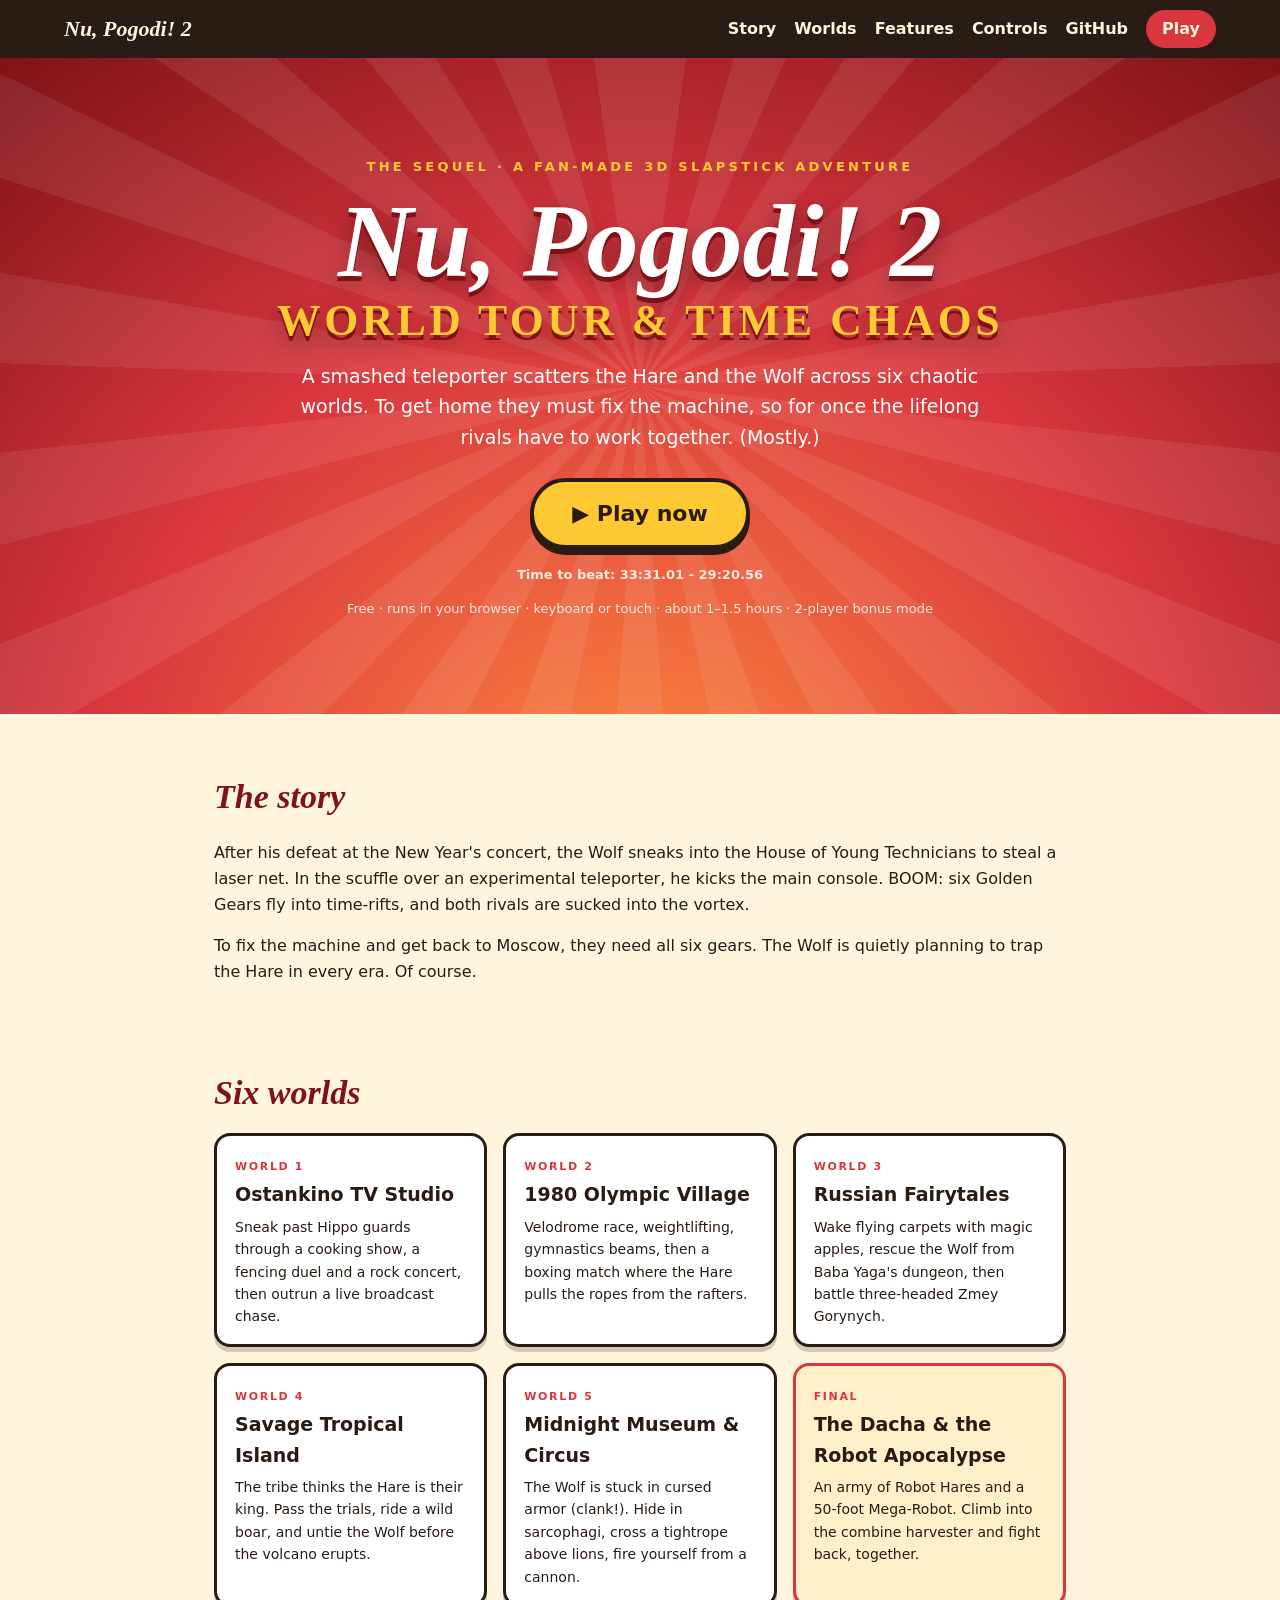
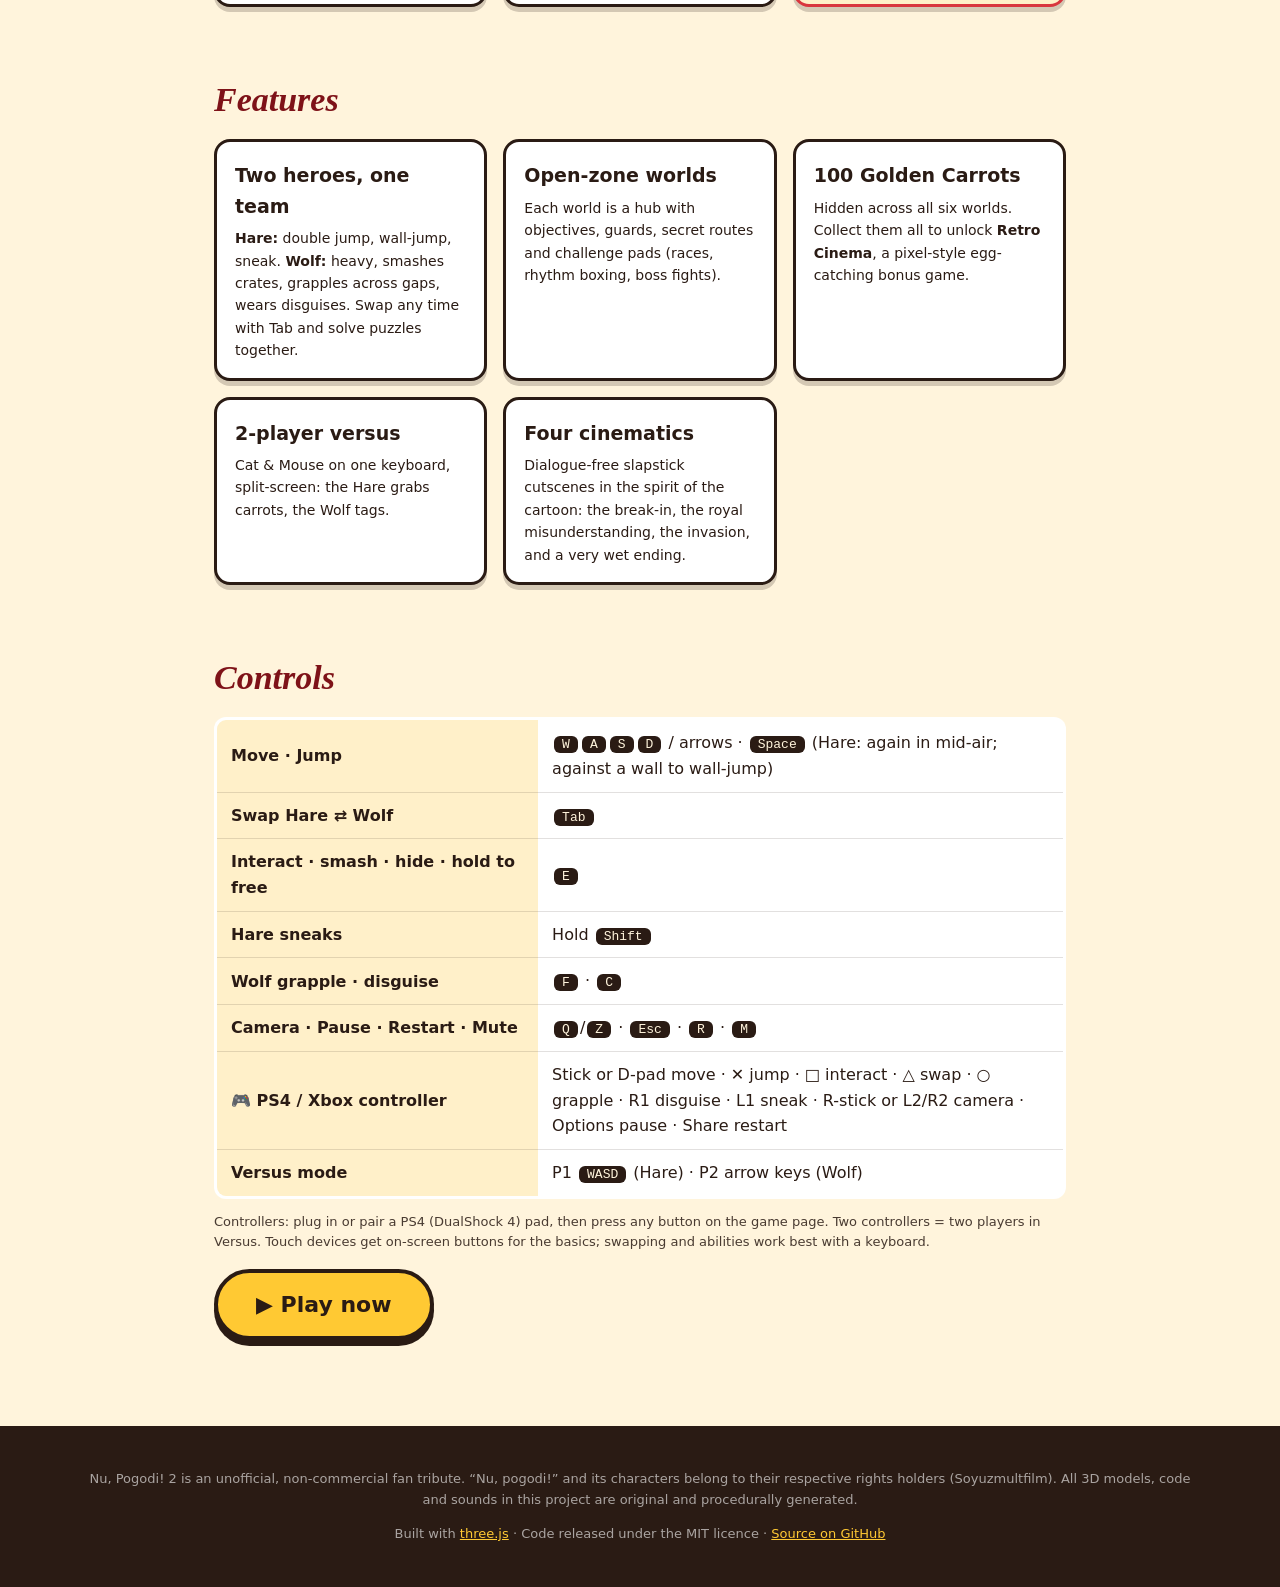
<file: index.html>
﻿<!doctype html>
<html lang="en">
<head>
  <meta charset="utf-8">
  <meta name="viewport" content="width=device-width, initial-scale=1">
  <title>Nu, Pogodi! 2: World Tour &amp; Time Chaos – a free 3D browser game</title>
  <meta name="description" content="Nu, Pogodi! 2: World Tour &amp; Time Chaos. A free fan-made 3D slapstick adventure: switch between the Hare and the Wolf across six worlds, collect Golden Gears and 100 Golden Carrots. Plays in your browser.">
  <meta property="og:title" content="Nu, Pogodi! 2: World Tour &amp; Time Chaos">
  <meta property="og:description" content="Free fan-made 3D slapstick adventure: two rivals, six worlds, one broken time machine.">
  <meta property="og:type" content="website">
  <link rel="icon" href="favicon.svg" type="image/svg+xml">
  <link rel="stylesheet" href="css/site.css">
</head>
<body>
  <header class="top">
    <a class="brand" href="#top">Nu, Pogodi! 2</a>
    <nav>
      <a href="#story">Story</a><a href="#worlds">Worlds</a><a href="#features">Features</a><a href="#controls">Controls</a>
      <a id="gh-link" href="https://github.com/" rel="noopener">GitHub</a>
      <a class="cta-s" href="play.html">Play</a>
    </nav>
  </header>

  <main id="top">
    <section class="hero">
      <div class="burst" aria-hidden="true"></div>
      <p class="kicker">The sequel · a fan-made 3D slapstick adventure</p>
      <h1>Nu, Pogodi! 2<small>World Tour &amp; Time Chaos</small></h1>
      <p class="lead">A smashed teleporter scatters the Hare and the Wolf across six chaotic worlds. To get home they must fix the machine, so for once the lifelong rivals have to work together. (Mostly.)</p>
      <p><a class="cta" href="play.html">▶ Play now</a></p>
      <p class="fine"><b>Time to beat: 33:31.01 - 29:20.56</b></p>
      <p class="fine">Free · runs in your browser · keyboard or touch · about 1–1.5 hours · 2-player bonus mode</p>
    </section>

    <section id="story" class="wrap">
      <h2>The story</h2>
      <p>After his defeat at the New Year's concert, the Wolf sneaks into the House of Young Technicians to steal a laser net. In the scuffle over an experimental teleporter, he kicks the main console. BOOM: six Golden Gears fly into time-rifts, and both rivals are sucked into the vortex.</p>
      <p>To fix the machine and get back to Moscow, they need all six gears. The Wolf is quietly planning to trap the Hare in every era. Of course.</p>
    </section>

    <section id="worlds" class="wrap">
      <h2>Six worlds</h2>
      <div class="grid">
        <article><span>World 1</span><h3>Ostankino TV Studio</h3><p>Sneak past Hippo guards through a cooking show, a fencing duel and a rock concert, then outrun a live broadcast chase.</p></article>
        <article><span>World 2</span><h3>1980 Olympic Village</h3><p>Velodrome race, weightlifting, gymnastics beams, then a boxing match where the Hare pulls the ropes from the rafters.</p></article>
        <article><span>World 3</span><h3>Russian Fairytales</h3><p>Wake flying carpets with magic apples, rescue the Wolf from Baba Yaga's dungeon, then battle three-headed Zmey Gorynych.</p></article>
        <article><span>World 4</span><h3>Savage Tropical Island</h3><p>The tribe thinks the Hare is their king. Pass the trials, ride a wild boar, and untie the Wolf before the volcano erupts.</p></article>
        <article><span>World 5</span><h3>Midnight Museum &amp; Circus</h3><p>The Wolf is stuck in cursed armor (clank!). Hide in sarcophagi, cross a tightrope above lions, fire yourself from a cannon.</p></article>
        <article class="boss"><span>Final</span><h3>The Dacha &amp; the Robot Apocalypse</h3><p>An army of Robot Hares and a 50-foot Mega-Robot. Climb into the combine harvester and fight back, together.</p></article>
      </div>
    </section>

    <section id="features" class="wrap">
      <h2>Features</h2>
      <div class="grid">
        <article><h3>Two heroes, one team</h3><p><b>Hare:</b> double jump, wall-jump, sneak. <b>Wolf:</b> heavy, smashes crates, grapples across gaps, wears disguises. Swap any time with Tab and solve puzzles together.</p></article>
        <article><h3>Open-zone worlds</h3><p>Each world is a hub with objectives, guards, secret routes and challenge pads (races, rhythm boxing, boss fights).</p></article>
        <article><h3>100 Golden Carrots</h3><p>Hidden across all six worlds. Collect them all to unlock <b>Retro Cinema</b>, a pixel-style egg-catching bonus game.</p></article>
        <article><h3>2-player versus</h3><p>Cat &amp; Mouse on one keyboard, split-screen: the Hare grabs carrots, the Wolf tags.</p></article>
        <article><h3>Four cinematics</h3><p>Dialogue-free slapstick cutscenes in the spirit of the cartoon: the break-in, the royal misunderstanding, the invasion, and a very wet ending.</p></article>
      </div>
    </section>

    <section id="controls" class="wrap">
      <h2>Controls</h2>
      <table>
        <tr><th>Move · Jump</th><td><kbd>W</kbd><kbd>A</kbd><kbd>S</kbd><kbd>D</kbd> / arrows · <kbd>Space</kbd> (Hare: again in mid-air; against a wall to wall-jump)</td></tr>
        <tr><th>Swap Hare ⇄ Wolf</th><td><kbd>Tab</kbd></td></tr>
        <tr><th>Interact · smash · hide · hold to free</th><td><kbd>E</kbd></td></tr>
        <tr><th>Hare sneaks</th><td>Hold <kbd>Shift</kbd></td></tr>
        <tr><th>Wolf grapple · disguise</th><td><kbd>F</kbd> · <kbd>C</kbd></td></tr>
        <tr><th>Camera · Pause · Restart · Mute</th><td><kbd>Q</kbd>/<kbd>Z</kbd> · <kbd>Esc</kbd> · <kbd>R</kbd> · <kbd>M</kbd></td></tr>
        <tr><th>🎮 PS4 / Xbox controller</th><td>Stick or D-pad move · ✕ jump · □ interact · △ swap · ○ grapple · R1 disguise · L1 sneak · R-stick or L2/R2 camera · Options pause · Share restart</td></tr>
        <tr><th>Versus mode</th><td>P1 <kbd>WASD</kbd> (Hare) · P2 arrow keys (Wolf)</td></tr>
      </table>
      <p class="fine">Controllers: plug in or pair a PS4 (DualShock 4) pad, then press any button on the game page. Two controllers = two players in Versus. Touch devices get on-screen buttons for the basics; swapping and abilities work best with a keyboard.</p>
      <p><a class="cta" href="play.html">▶ Play now</a></p>
    </section>
  </main>

  <footer>
    <p>Nu, Pogodi! 2 is an unofficial, non-commercial fan tribute. “Nu, pogodi!” and its characters belong to their respective rights holders (Soyuzmultfilm). All 3D models, code and sounds in this project are original and procedurally generated.</p>
    <p>Built with <a href="https://threejs.org" rel="noopener">three.js</a> · Code released under the MIT licence · <a id="gh-link2" href="https://github.com/" rel="noopener">Source on GitHub</a></p>
  </footer>

  <script>
    (function () {
      var h = location.hostname, m = h.match(/^([^.]+)\.github\.io$/);
      if (!m) return;
      var repo = location.pathname.split('/').filter(Boolean)[0];
      var url = 'https://github.com/' + m[1] + (repo ? '/' + repo : '');
      ['gh-link', 'gh-link2'].forEach(function (id) { var a = document.getElementById(id); if (a) a.href = url; });
    })();
  </script>
</body>
</html>
</file>
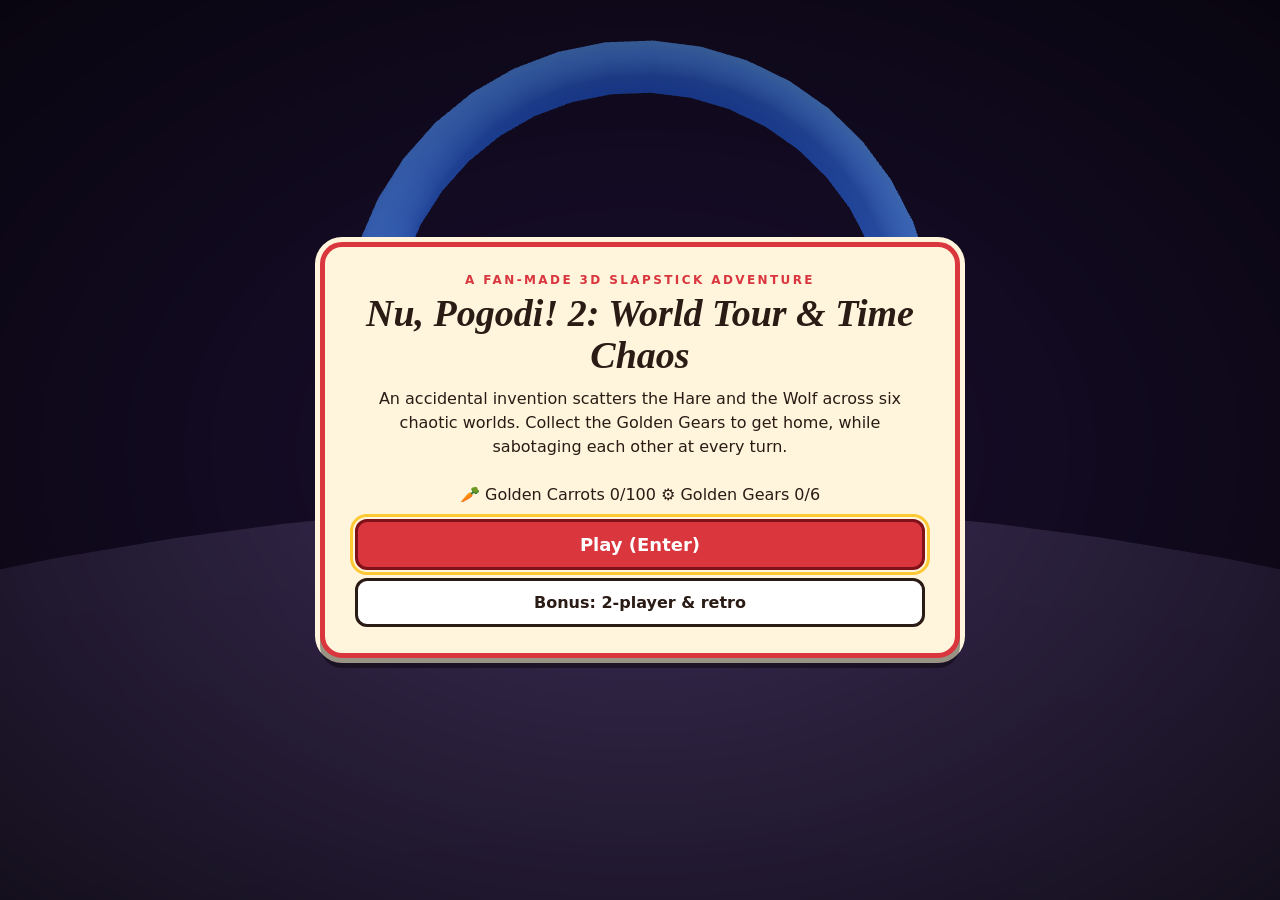
<file: play.html>
<!doctype html>
<html lang="en">
<head>
  <meta charset="utf-8">
  <meta name="viewport" content="width=device-width, initial-scale=1, maximum-scale=1, user-scalable=no">
  <title>Play – Nu, Pogodi! 2: World Tour &amp; Time Chaos</title>
  <meta name="description" content="Play Nu, Pogodi! 2: World Tour &amp; Time Chaos – a free fan-made 3D slapstick chase game in your browser.">
  <link rel="icon" href="favicon.svg" type="image/svg+xml">
  <link rel="stylesheet" href="css/game.css">
  <script type="importmap">
    { "imports": { "three": "./vendor/three.module.js" } }
  </script>
</head>
<body>
  <canvas id="c"></canvas>

  <div id="hud" class="hidden">
    <div id="hud-top">
      <a class="home" href="index.html" title="Back to website">⌂</a>
      <div id="hud-title"></div>
      <div id="hud-info"></div>
    </div>
    <div id="bars">
      <div id="bar-a" class="bar hidden"><span></span><div><i></i></div></div>
      <div id="bar-b" class="bar hidden"><span></span><div><i></i></div></div>
    </div>
    <div id="hint"></div>
    <div id="objectives" class="hidden"></div>
    <div id="caption" class="hidden"></div>
    <div id="toast"></div>
    <div id="keys-help">Esc: pause • R: restart • M: mute</div>
  </div>

  <div id="touch">
    <div class="pad left">
      <button data-key="KeyW">▲</button>
      <button data-key="KeyA">◀</button>
      <button data-key="KeyS">▼</button>
      <button data-key="KeyD">▶</button>
    </div>
    <div class="pad right">
      <button data-key="KeyE">E</button>
      <button data-key="Space" class="big">JUMP</button>
    </div>
  </div>

  <div id="card-wrap" class="hidden"><div id="card"></div></div>
  <div id="fatal" class="hidden"><div><h2>The game could not start</h2><p id="fatal-msg"></p></div></div>
  <script>
    (function () {
      var box = document.getElementById('fatal'), msg = document.getElementById('fatal-msg');
      function show(t) { msg.innerHTML = t; box.classList.remove('hidden'); }
      if (location.protocol === 'file:') {
        show('Browsers block game scripts when a page is opened straight from a folder.<br><br><b>Fix:</b> double-click <code>PLAY.bat</code> in the game folder (it starts a tiny local server and opens the game), or play online on the website.');
        return;
      }
      addEventListener('error', function (e) { show('Something went wrong: ' + (e.message || 'script error') + '<br>Try a modern browser (Chrome, Edge, Firefox) with WebGL enabled.'); });
      setTimeout(function () { if (!window.__game) show('The game is taking too long to load. Check your connection and reload the page.'); }, 8000);
    })();
  </script>
  <noscript><p style="color:#fff;padding:2rem">This game needs JavaScript and WebGL.</p></noscript>

  <script type="module" src="js/main.js"></script>
</body>
</html>
</file>
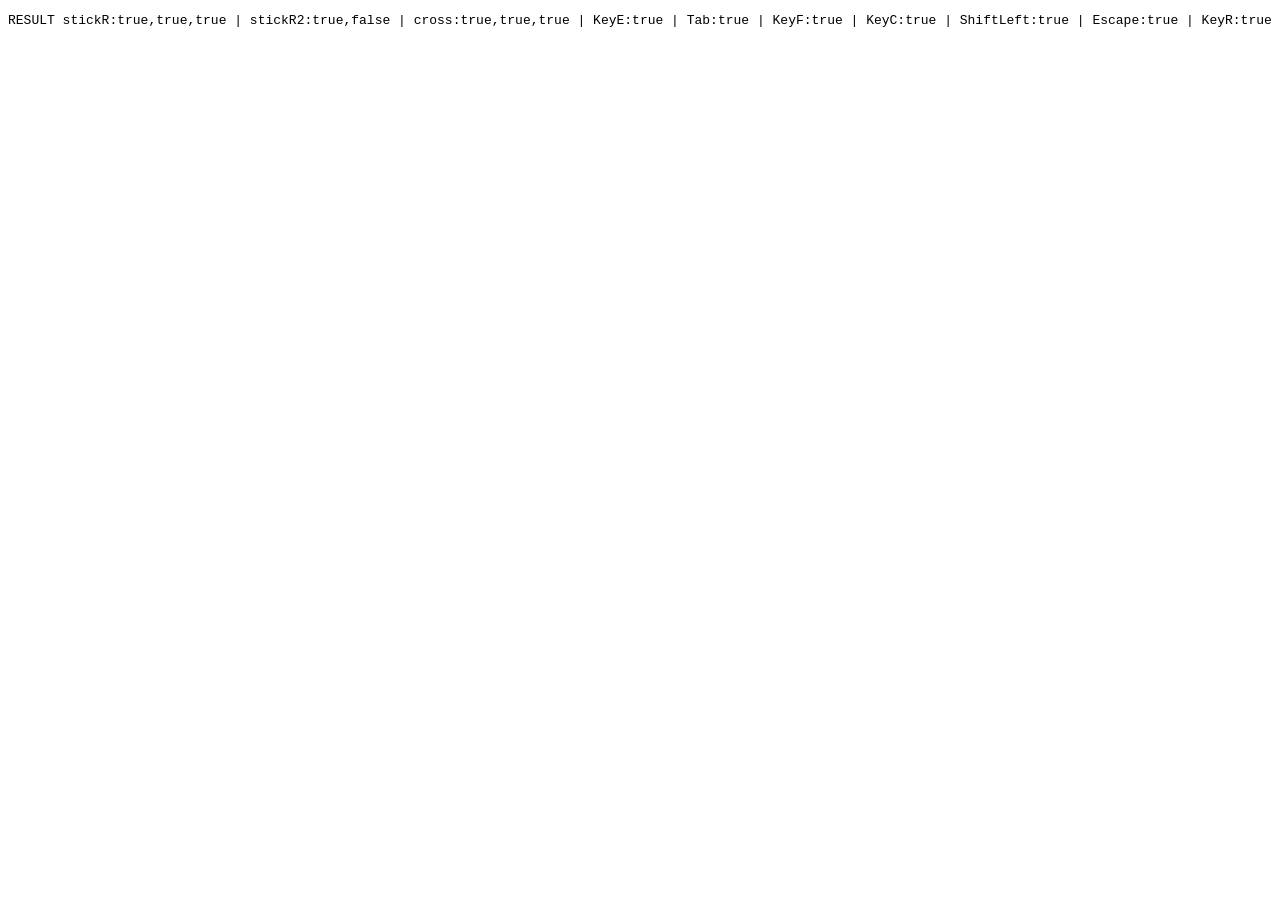
<file: tests/pad.html>
<!doctype html><meta charset="utf-8"><title>pad</title>
<script type="importmap">{ "imports": { "three": "../vendor/three.module.js" } }</script>
<pre id="out">running</pre>
<script type="module">
import { isDown, wasHit, endFrame, pollGamepad, setPadProfile, input } from '../js/common.js';
setPadProfile({ square: 'KeyE', camRight: 'KeyZ' });
const mk = () => ({ connected: true, axes: [0, 0, 0, 0], buttons: Array.from({ length: 18 }, () => ({ pressed: false, value: 0 })) });
const pads = [mk(), mk()]; navigator.getGamepads = () => pads;
const out = [];
const frame = (f) => { f(); pollGamepad(); };
const press = (p, i, v = true) => { p.buttons[i] = { pressed: v, value: v ? 1 : 0 }; };
// 1: left stick right -> D / ArrowRight held
pads[0].axes[0] = 0.9; frame(() => {}); out.push('stickR:' + [isDown('KeyD'), isDown('ArrowRight'), wasHit('KeyD')].join(',')); endFrame();
frame(() => {}); out.push('stickR2:' + [isDown('KeyD'), wasHit('KeyD')].join(',')); endFrame(); pads[0].axes[0] = 0;
// 2: cross
press(pads[0], 0); frame(() => {}); out.push('cross:' + [wasHit('Space'), wasHit('Enter'), wasHit('PadA')].join(',')); endFrame(); press(pads[0], 0, false); pollGamepad(); endFrame();
// 3: square, triangle, circle, R1, L1, options
for (const [i, k] of [[2, 'KeyE'], [3, 'Tab'], [1, 'KeyF'], [5, 'KeyC'], [4, 'ShiftLeft'], [9, 'Escape'], [8, 'KeyR'], [7, 'KeyZ'], [6, 'KeyQ']]) { press(pads[0], i); pollGamepad(); out.push(k + ':' + wasHit(k)); endFrame(); press(pads[0], i, false); pollGamepad(); endFrame(); }
// 4: split pads (versus): pad0 -> WASD only, pad1 -> arrows only
input.splitPads = true; pads[0].axes[0] = 0.9; pads[1].axes[0] = -0.9; pollGamepad();
out.push('split:' + [isDown('KeyD'), isDown('ArrowRight'), isDown('KeyA'), isDown('ArrowLeft')].join(','));
document.getElementById('out').textContent = 'RESULT ' + out.join(' | ');
</script>
</file>
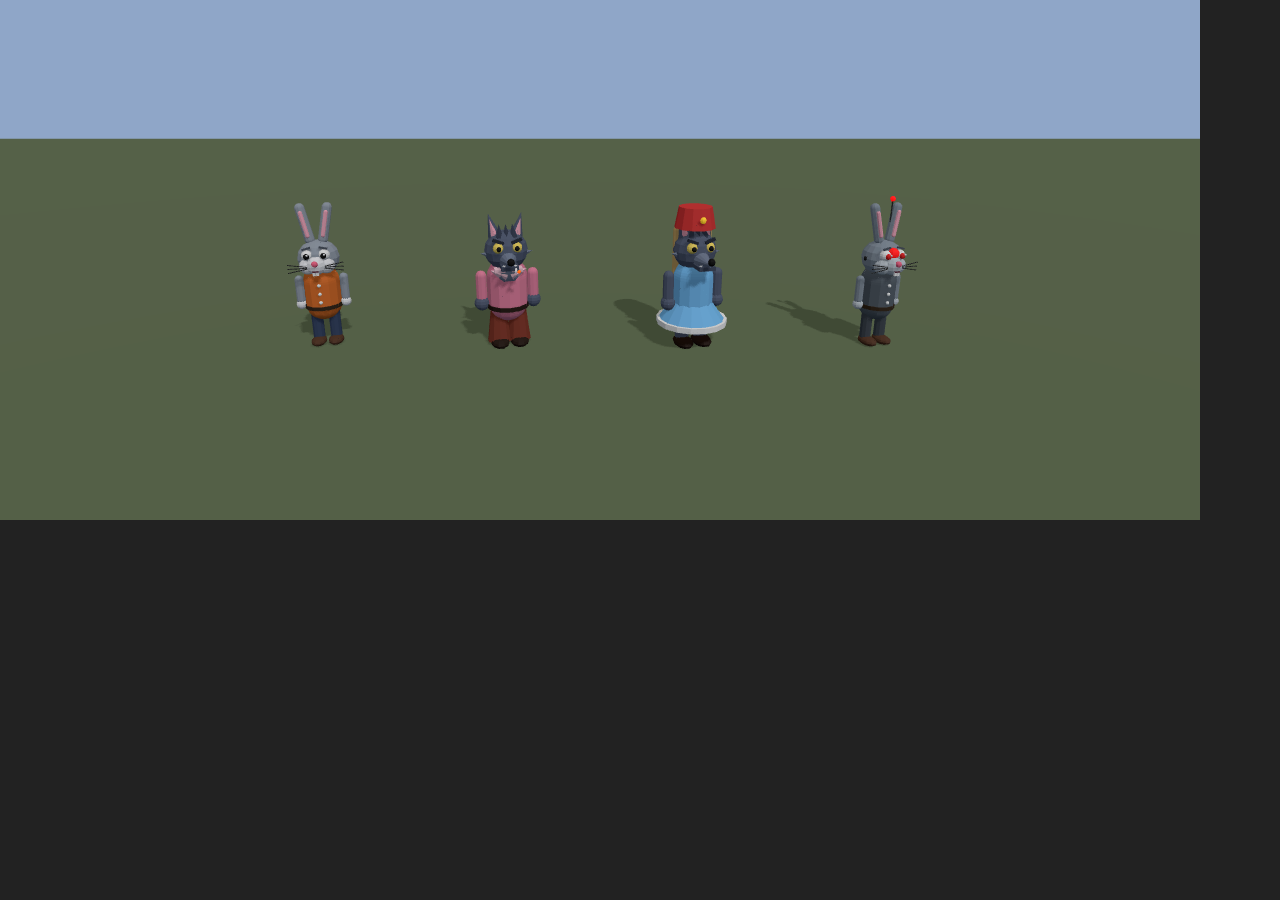
<file: tests/showcase.html>
<!doctype html><meta charset="utf-8"><title>showcase</title>
<style>body{margin:0;background:#222}canvas{display:block}</style>
<script type="importmap">{ "imports": { "three": "../vendor/three.module.js" } }</script>
<script type="module">
import { THREE, makeHare, makeWolf, makeRobotHare } from '../js/common.js';
import * as P from '../js/props.js';
const g = new URLSearchParams(location.search).get('g') || 'A';
const r = new THREE.WebGLRenderer({ antialias: true }); r.setSize(1200, 520); r.shadowMap.enabled = true; document.body.append(r.domElement);
const scene = new THREE.Scene(); scene.background = new THREE.Color(0x8fa6c8);
scene.add(new THREE.HemisphereLight(0xffffff, 0x778899, 1.1));
const sun = new THREE.DirectionalLight(0xffffff, 1.0); sun.position.set(6, 14, 12); sun.castShadow = true;
sun.shadow.camera.left = -30; sun.shadow.camera.right = 30; sun.shadow.camera.top = 20; sun.shadow.camera.bottom = -20; sun.shadow.mapSize.set(2048, 2048); scene.add(sun);
const floor = new THREE.Mesh(new THREE.BoxGeometry(200, 1, 100), new THREE.MeshStandardMaterial({ color: 0x6b7a5a })); floor.position.y = -0.5; floor.receiveShadow = true; scene.add(floor);
const duo = () => { const q = new THREE.Group(); const a = P.makeCarrot(); a.scale.setScalar(2.2); a.position.x = -1.2; const b = P.makeGear(); b.position.set(1.4, 1.2, 0); q.add(a, b); return q; };
const G = {
  A: { sp: 3.4, dist: 11, h: 1.6, rot: 0.25, f: [() => makeHare(), () => makeWolf(), () => makeWolf({ dress: true }), () => makeRobotHare()] },
  B: { sp: 5.2, dist: 17, h: 2.4, rot: 0.3, f: [() => P.makeHippo(), () => P.makeWitch(), () => P.makeBear(), () => P.makeBoar()] },
  C: { sp: 4.6, dist: 15, h: 1.5, rot: 0.5, f: [() => P.makeLion(), () => P.makeKnight(), () => P.makeCannon(), duo] },
  D: { sp: 5.5, dist: 17, h: 1.2, rot: 0.6, f: [() => P.makeBike(), () => P.makeMotorcycle(), () => P.makeCar(), () => P.makeSteamroller()] },
  E: { sp: 8.5, dist: 20, h: 1.8, rot: 0.6, f: [() => P.makeTrain(), () => P.makeHarvester()] },
  F: { sp: 6, dist: 20, h: 4, rot: 0.3, f: [() => P.makePine(1.2, false), () => P.makePine(1.2, true), () => P.makePalm(), () => P.makeMushroom(), () => P.makeLampPost(6)] },
  H: { sp: 14, dist: 30, h: 7, rot: 0.4, f: [() => P.makeBuilding(8, 14, 8, 0xc9b79c), () => P.makeBuilding(10, 8, 7, 0xb0b8c2)] },
}[g];
G.f.forEach((f, i) => { const m = f(); m.position.set((i - (G.f.length - 1) / 2) * G.sp, 0, 0); m.rotation.y = G.rot; scene.add(m); });
const cam = new THREE.PerspectiveCamera(45, 1200 / 520, 0.1, 400);
cam.position.set(0, G.h + 3, G.dist); cam.lookAt(0, G.h, 0);
r.render(scene, cam);
</script>
</file>
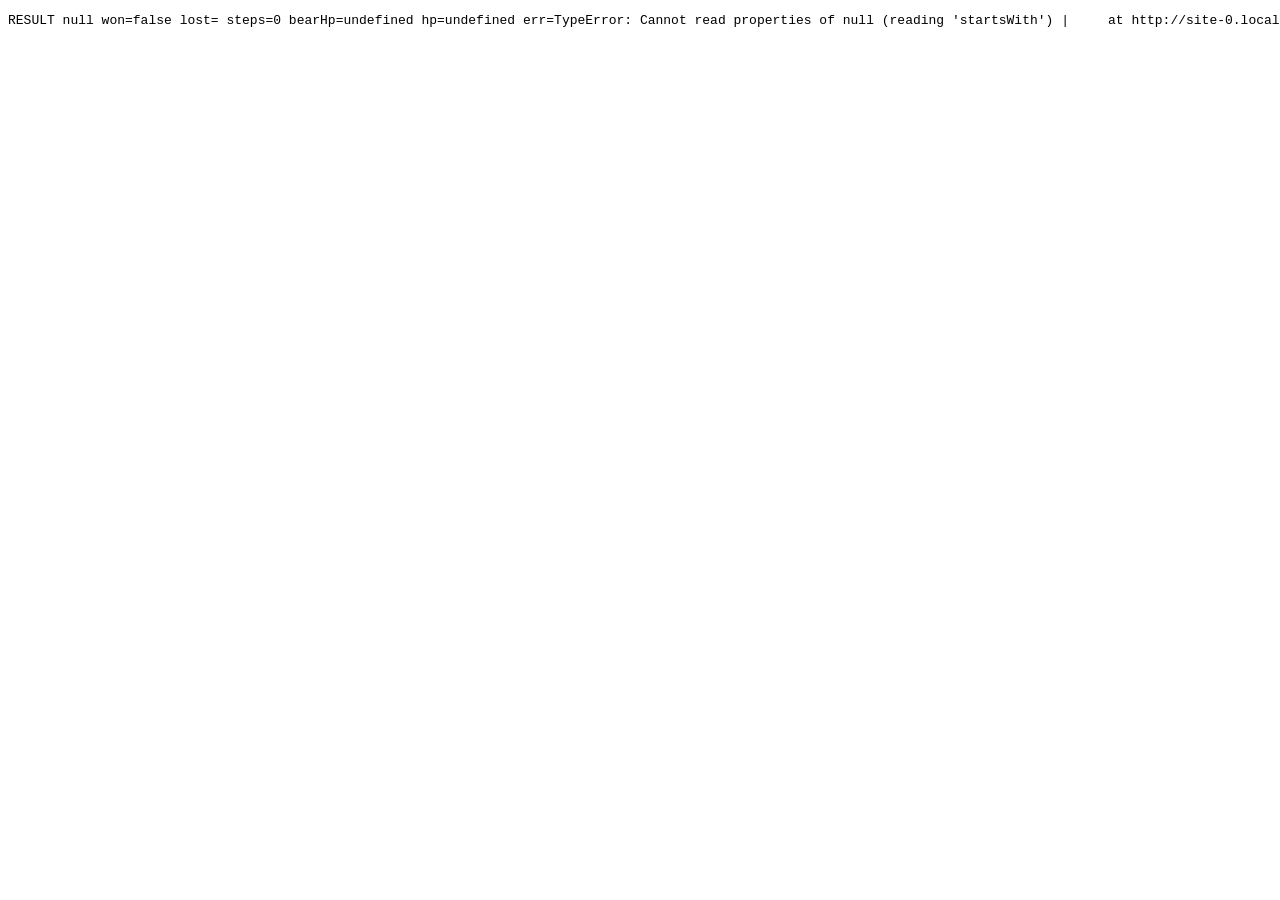
<file: tests/sim.html>
<!doctype html><meta charset="utf-8"><title>sim</title>
<script type="importmap">{ "imports": { "three": "../vendor/three.module.js" } }</script>
<div style="display:none"><span id="hud-title"></span><span id="hud-info"></span><div id="hint"></div><div id="toast"></div><div id="objectives"></div><div id="caption"></div>
<div id="bar-a"><span></span><div><i></i></div></div><div id="bar-b"><span></span><div><i></i></div></div></div>
<div id="hud"></div><pre id="out">running</pre>
<script type="module">
import { THREE, input, endFrame } from '../js/common.js';
import * as W from '../js/worlds.js';
import { Runner } from '../js/runner.js';
import { Duel } from '../js/duel.js';
import { RopeBoss, WeightLift, RetroEggs, Versus } from '../js/minis.js';
import { Cutscene, CUTSCENES } from '../js/cutscene.js';

const q = new URLSearchParams(location.search); const t = q.get('t');
let won = false, lost = '', err = '', steps = 0;
const cam = new THREE.PerspectiveCamera();
const ctx = { camera: cam, win() { won = true; }, lose(m) { lost = m; } };
const keys = ['KeyW', 'KeyA', 'KeyS', 'KeyD'];
let lv;
try {
  if (t === 'studio') lv = new Runner(ctx, W.studioChase());
  if (t === 'velo') lv = new Runner(ctx, W.velodrome());
  if (t === 'boar') lv = new Runner(ctx, W.boarRide());
  if (t === 'zmey') lv = new Duel(ctx, W.ZMEY);
  if (t === 'mega') lv = new Duel(ctx, W.MEGA);
  if (t === 'rope') lv = new RopeBoss(ctx);
  if (t === 'lift') lv = new WeightLift(ctx);
  if (t === 'retro') lv = new RetroEggs(ctx);
  if (t === 'versus') lv = new Versus(ctx);
  if (t.startsWith('cut')) lv = new Cutscene(ctx, CUTSCENES[t.slice(4)]);
  if (lv.cfg && lv.cfg.length) { lv.cfg.hitPenalty = 0; lv.cfg.gapMax = 99; lv.gap = 50; }
  const max = t.startsWith('cut') ? 60 * 60 : 60 * 150;
  for (; steps < max && !won && !lost; steps++) {
    input.down = {};
    if (lv.cfg && lv.cfg.length) { lv.gap = Math.max(lv.gap, 8); if (steps % 50 === 0) input.hit.Space = true; if (steps % 90 === 0) input.hit.KeyA = true; if (steps % 130 === 0) input.hit.KeyD = true; }
    else if ((t === 'zmey' || t === 'mega') && q.has('smart')) {
      lv.lives = 999; const pk = lv.pickups[0]; const tx = pk ? pk.position.x : 0, tz = pk ? pk.position.z : 8;
      if (Math.abs(tx - lv.pos.x) > 0.5) input.down[tx > lv.pos.x ? 'KeyD' : 'KeyA'] = true; if (Math.abs(tz - lv.pos.z) > 0.5) input.down[tz > lv.pos.z ? 'KeyS' : 'KeyW'] = true;
      if (steps % 15 === 0) input.hit.Space = true; if (steps % 30 === 0) input.hit.KeyE = true; if (steps % 500 === 0) input.hit.Tab = true;
    }
    else if (t === 'zmey' || t === 'mega') { input.down[keys[Math.floor(steps / 40) % 4]] = true; if (steps % 20 === 0) input.hit.Space = true; if (steps % 70 === 0) input.hit.KeyE = true; if (steps % 300 === 0) input.hit.Tab = true; }
    else if (t === 'rope') { for (const n of lv.notes) if (!n.done && n.m && Math.abs(lv.clock - n.t) < 0.05) { const k = ['KeyA', 'KeyS', 'KeyD'][n.lane]; input.hit[k] = true; } }
    else if (t === 'lift') { if (steps % 4 === 0) input.hit[(steps / 4) % 2 ? 'KeyA' : 'KeyD'] = true; }
    else if (t === 'retro') { for (const e of lv.eggs) if (e.s >= 3) { lv.pos = e.ch; } }
    else if (t === 'versus') { input.down[keys[Math.floor(steps / 30) % 4]] = true; input.down.ArrowLeft = steps % 200 < 100; }
    lv.update(1 / 60); endFrame();
    if (lv.render && steps === 5) { /* skip render */ }
  }
} catch (e) { err = e.stack.split('\n').slice(0, 3).join(' | '); }
document.getElementById('out').textContent = `RESULT ${t} won=${won} lost=${lost} steps=${steps} bearHp=${lv && lv.bearHp} hp=${lv && lv.hp} err=${err}`;
</script>
</file>
<file: css/site.css>
:root { --red:#d9363e; --dark:#7e1218; --cream:#fff4dc; --ink:#2a1b14; --gold:#ffc933; --sky:#ffd9a8; }
* { box-sizing: border-box; }
html { scroll-behavior: smooth; }
body { margin: 0; background: var(--cream); color: var(--ink); font-family: "Trebuchet MS", "Segoe UI", system-ui, sans-serif; line-height: 1.6; }
a { color: var(--red); }
.top { position: sticky; top: 0; z-index: 5; display: flex; align-items: center; justify-content: space-between; gap: 12px; padding: 10px 5vw; background: var(--ink); color: var(--cream); }
.top a { color: var(--cream); text-decoration: none; font-weight: 700; }
.brand { font-family: Georgia, serif; font-style: italic; font-size: 22px; }
.top nav { display: flex; gap: 18px; align-items: center; flex-wrap: wrap; }
.top nav a:hover { color: var(--gold); }
.cta-s { background: var(--red); padding: 6px 16px; border-radius: 999px; }

.hero { position: relative; overflow: hidden; text-align: center; padding: 11vh 6vw 9vh; color: #fff; background: radial-gradient(circle at 50% 120%, #ff8a3d, var(--red) 55%, var(--dark)); }
.burst { position: absolute; inset: -50%; background: repeating-conic-gradient(#ffffff14 0 8deg, #0000 8deg 16deg); animation: spin 90s linear infinite; }
@keyframes spin { to { transform: rotate(360deg); } }
.hero > *:not(.burst) { position: relative; }
.kicker { text-transform: uppercase; letter-spacing: .25em; font-size: 13px; font-weight: 800; color: var(--gold); margin: 0; }
h1 { font-family: Georgia, "Times New Roman", serif; font-style: italic; font-size: clamp(44px, 10vw, 104px); line-height: 1; margin: 12px 0 18px; text-shadow: 0 5px 0 var(--dark), 0 10px 24px #0006; }
h1 small { display: block; font-size: .42em; letter-spacing: .08em; color: var(--gold); margin-top: 6px; font-style: normal; font-weight: 900; text-transform: uppercase; }
.lead { max-width: 680px; margin: 0 auto 26px; font-size: 19px; }
.cta { display: inline-block; background: var(--gold); color: var(--ink); text-decoration: none; font-weight: 900; font-size: 22px; padding: 14px 38px; border-radius: 999px; border: 4px solid var(--ink); box-shadow: 0 6px 0 var(--ink); transition: transform .1s, box-shadow .1s; }
.cta:hover { transform: translateY(3px); box-shadow: 0 3px 0 var(--ink); }
.fine { font-size: 13px; opacity: .85; }

.wrap { max-width: 980px; margin: 0 auto; padding: 56px 5vw 10px; }
h2 { font-family: Georgia, serif; font-style: italic; font-size: 34px; margin: 0 0 12px; color: var(--dark); }
.grid { display: grid; grid-template-columns: repeat(auto-fill, minmax(250px, 1fr)); gap: 16px; }
article { background: #fff; border: 3px solid var(--ink); border-radius: 16px; padding: 16px 18px; box-shadow: 0 5px 0 #2a1b1433; }
article span { font-size: 11px; font-weight: 800; letter-spacing: .15em; text-transform: uppercase; color: var(--red); }
article h3 { margin: 2px 0 6px; font-size: 19px; }
article p { margin: 0; font-size: 14px; }
article.boss { background: #fff0c9; border-color: var(--red); }
table { border-collapse: collapse; width: 100%; background: #fff; border-radius: 12px; overflow: hidden; border: 3px solid var(--ink); }
th, td { padding: 10px 14px; text-align: left; border-bottom: 1px solid #2a1b1422; }
th { width: 38%; background: #fff0c9; }
kbd { background: var(--ink); color: var(--cream); border-radius: 6px; padding: 1px 8px; margin: 0 2px; font-size: 13px; }
footer { margin-top: 60px; padding: 30px 6vw; background: var(--ink); color: #fff9; font-size: 13px; text-align: center; }
footer a { color: var(--gold); }
@media (prefers-reduced-motion: reduce) { .burst { animation: none; } html { scroll-behavior: auto; } }
</file>
<file: css/game.css>
:root { --red:#d9363e; --cream:#fff4dc; --ink:#2a1b14; --gold:#ffc933; }
* { box-sizing: border-box; }
html, body { margin: 0; height: 100%; overflow: hidden; background: #1a1018; font-family: "Trebuchet MS", "Segoe UI", system-ui, sans-serif; color: var(--cream); user-select: none; -webkit-user-select: none; touch-action: none; }
#c { position: fixed; inset: 0; width: 100%; height: 100%; display: block; }
.hidden { display: none !important; }

#hud { position: fixed; inset: 0; pointer-events: none; }
#hud-top { display: flex; gap: 14px; align-items: center; padding: 10px 14px; background: linear-gradient(#000a, transparent); }
#hud-top .home { pointer-events: auto; color: var(--cream); text-decoration: none; font-size: 22px; line-height: 1; padding: 4px 9px; border: 2px solid #fff5; border-radius: 8px; }
#hud-title { font-weight: 800; letter-spacing: .02em; text-shadow: 0 2px 0 #0008; }
#hud-info { margin-left: auto; font-size: 17px; text-shadow: 0 2px 0 #0008; }
#hud-info b { color: var(--gold); }

#bars { position: absolute; top: 56px; left: 50%; transform: translateX(-50%); width: min(520px, 80vw); display: grid; gap: 8px; }
.bar span { display: block; font-size: 12px; text-transform: uppercase; letter-spacing: .12em; opacity: .9; margin-bottom: 2px; text-shadow: 0 1px 0 #000a; }
.bar div { height: 12px; border-radius: 8px; background: #0007; border: 2px solid #fff6; overflow: hidden; }
.bar i { display: block; height: 100%; width: 0; background: linear-gradient(90deg, #7be08c, #2fbf5b); transition: width .1s; }
.bar.danger i { background: linear-gradient(90deg, #ff9a5a, #e8362b); }

#hint { position: absolute; bottom: 24%; left: 50%; transform: translateX(-50%); padding: 8px 18px; border-radius: 999px; background: #000b; font-weight: 700; opacity: 0; transition: opacity .15s; }
#hint.on { opacity: 1; }
#toast { position: absolute; bottom: 12%; left: 50%; transform: translate(-50%, 12px); max-width: min(720px, 90vw); text-align: center; padding: 10px 20px; border-radius: 14px; background: #1a0f14e6; border: 2px solid var(--gold); font-weight: 700; opacity: 0; transition: opacity .2s, transform .2s; }
#toast.on { opacity: 1; transform: translate(-50%, 0); }
#keys-help { position: absolute; right: 14px; bottom: 8px; font-size: 12px; opacity: .6; }

#card-wrap { position: fixed; inset: 0; display: grid; place-items: center; background: radial-gradient(#0000, #000a); padding: 16px; overflow: auto; }
#card { width: min(640px, 100%); max-height: 100%; overflow: auto; background: var(--cream); color: var(--ink); border-radius: 22px; border: 5px solid var(--red); box-shadow: 0 10px 0 #0006, 0 0 0 5px var(--cream); padding: 26px 30px; text-align: center; }
#card .kicker { text-transform: uppercase; letter-spacing: .2em; font-size: 12px; font-weight: 800; color: var(--red); }
#card h2 { margin: 6px 0 10px; font-size: clamp(24px, 4.6vw, 38px); line-height: 1.1; font-family: Georgia, "Times New Roman", serif; font-style: italic; }
#card .body { margin: 0 0 12px; line-height: 1.5; font-size: 16px; white-space: pre-line; }
#card .controls { margin: 0 0 16px; font-size: 13px; background: #2a1b1410; padding: 8px 12px; border-radius: 10px; }
#card .btns { display: grid; gap: 8px; }
#card button { font: inherit; font-weight: 800; padding: 12px 16px; border-radius: 12px; border: 3px solid var(--ink); background: #fff; color: var(--ink); cursor: pointer; }
#card button:hover { background: #ffe9b5; }
#card button.primary { background: var(--red); color: #fff; border-color: #7e1218; font-size: 18px; }
#card button.primary:hover { background: #ee464e; }
#card button:focus-visible { outline: 3px solid var(--gold); outline-offset: 2px; }

#touch { display: none; }
@media (pointer: coarse) {
  #touch { display: block; position: fixed; inset: auto 0 0 0; height: 0; pointer-events: none; }
  .pad { position: fixed; bottom: 14px; display: grid; gap: 8px; pointer-events: auto; }
  .pad.left { left: 14px; grid-template: 1fr 1fr / repeat(3, 56px); grid-template-areas: ". w ." "a s d"; }
  .pad.left button:nth-child(1) { grid-area: w; } .pad.left button:nth-child(2) { grid-area: a; }
  .pad.left button:nth-child(3) { grid-area: s; } .pad.left button:nth-child(4) { grid-area: d; }
  .pad.right { right: 14px; grid-auto-flow: column; align-items: end; }
  .pad button { width: 56px; height: 56px; border-radius: 14px; border: 2px solid #fff8; background: #0006; color: #fff; font-weight: 800; font-size: 18px; }
  .pad button.big { width: 96px; height: 80px; }
  .pad button.on { background: var(--red); }
  #keys-help { display: none; }
}

#fatal { position: fixed; inset: 0; z-index: 20; display: grid; place-items: center; background: #1a1018; padding: 20px; text-align: center; }
#fatal > div { max-width: 560px; background: var(--cream); color: var(--ink); border: 5px solid var(--red); border-radius: 20px; padding: 24px 28px; line-height: 1.5; }
#fatal h2 { margin: 0 0 10px; font-family: Georgia, serif; font-style: italic; }
#fatal code { background: #2a1b1418; padding: 1px 6px; border-radius: 4px; }

#objectives { position: absolute; left: 14px; top: 64px; max-width: 300px; padding: 10px 14px; border-radius: 12px; background: #0009; border: 2px solid #fff3; font-size: 14px; line-height: 1.5; }
#objectives b { display: block; color: var(--gold); text-transform: uppercase; letter-spacing: .12em; font-size: 11px; margin-bottom: 2px; }
#objectives .done { color: #8fe8a4; text-decoration: line-through; opacity: .8; }
#hud-info small { opacity: .7; }
#caption { position: absolute; left: 50%; bottom: 9%; transform: translateX(-50%); width: min(820px, 92vw); text-align: center; font-size: clamp(16px, 2.4vw, 24px); font-weight: 700; padding: 12px 20px; background: #000b; border-radius: 12px; text-shadow: 0 2px 0 #000; }
#caption.title { font-family: Georgia, serif; font-style: italic; font-size: clamp(30px, 6vw, 64px); background: none; color: var(--gold); text-shadow: 0 5px 0 var(--dark, #7e1218), 0 10px 24px #000; bottom: 40%; }
body.cine #hud-top, body.cine #bars, body.cine #keys-help, body.cine #objectives { display: none; }
body.cine #hud::before, body.cine #hud::after { content: ""; position: fixed; left: 0; right: 0; height: 11vh; background: #000; z-index: 1; }
body.cine #hud::before { top: 0; } body.cine #hud::after { bottom: 0; }
body.cine #caption { z-index: 2; bottom: 12.5%; }
#retro { position: fixed; inset: 0; margin: auto; image-rendering: pixelated; border: 6px solid #3a3a3a; background: #b9c9a0; max-width: 96vw; max-height: 90vh; }
</file>
